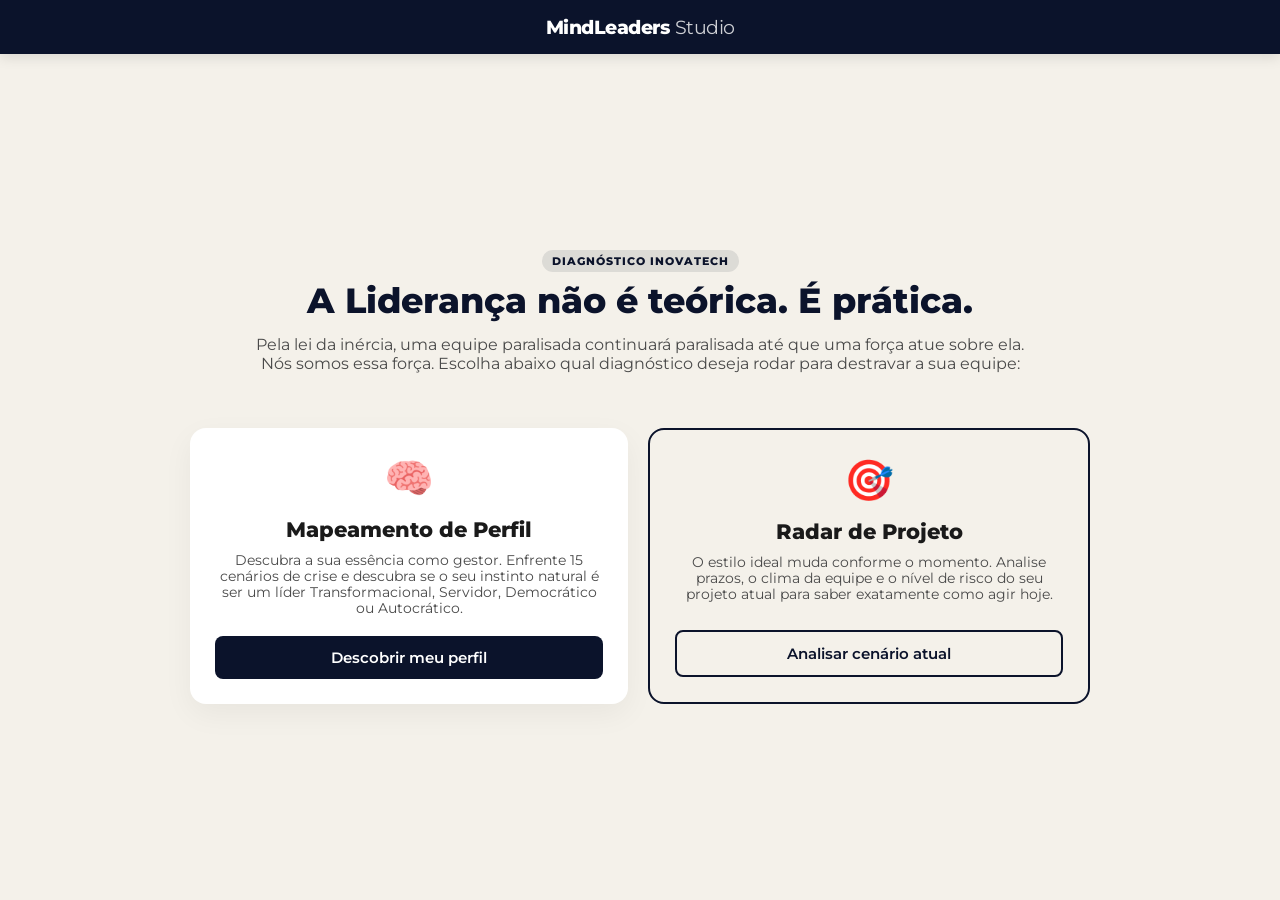
<file: index.html>
<!DOCTYPE html>
<html lang="pt-br">
<head>
    <meta charset="UTF-8">
    <meta name="viewport" content="width=device-width, initial-scale=1.0">
    <title>MindLeaders Studio | Hub de Gestão</title>
    <link href="https://fonts.googleapis.com/css2?family=Montserrat:wght@400;600;800&display=swap" rel="stylesheet">
    <link rel="stylesheet" href="style.css">
</head>
<body class="bg-creme">
    
    <header class="navbar">
        <div class="container nav-content">
            <div class="logo">MindLeaders <span class="logo-highlight">Studio</span></div>
        </div>
    </header>

    <main class="container page-content presentation-layout">
        <section class="intro-section">
            <span class="tag tag-blue">Diagnóstico InovaTech</span>
            <h1 class="title-main">A Liderança não é teórica. É prática.</h1>
            <p class="paragraph-main">
                Pela lei da inércia, uma equipe paralisada continuará paralisada até que uma força atue sobre ela. 
                Nós somos essa força. Escolha abaixo qual diagnóstico deseja rodar para destravar a sua equipe:
            </p>
        </section>

        <section class="cards-section">
            
            <div class="action-card">
                <div class="card-icon">🧠</div>
                <h2 class="card-title">Mapeamento de Perfil</h2>
                <p class="card-text">
                    Descubra a sua essência como gestor. Enfrente 15 cenários de crise e descubra se o seu instinto natural é ser um líder Transformacional, Servidor, Democrático ou Autocrático.
                </p>
                <button onclick="window.location.href='quiz.html'" class="btn-primary">Descobrir meu perfil</button>
            </div>

            <div class="action-card outline-card">
                <div class="card-icon">🎯</div>
                <h2 class="card-title">Radar de Projeto</h2>
                <p class="card-text">
                    O estilo ideal muda conforme o momento. Analise prazos, o clima da equipe e o nível de risco do seu projeto atual para saber exatamente como agir hoje.
                </p>
                <button onclick="window.location.href='diagnostico.html'" class="btn-secondary">Analisar cenário atual</button>
            </div>

        </section>
    </main>

</body>
</html>
</file>
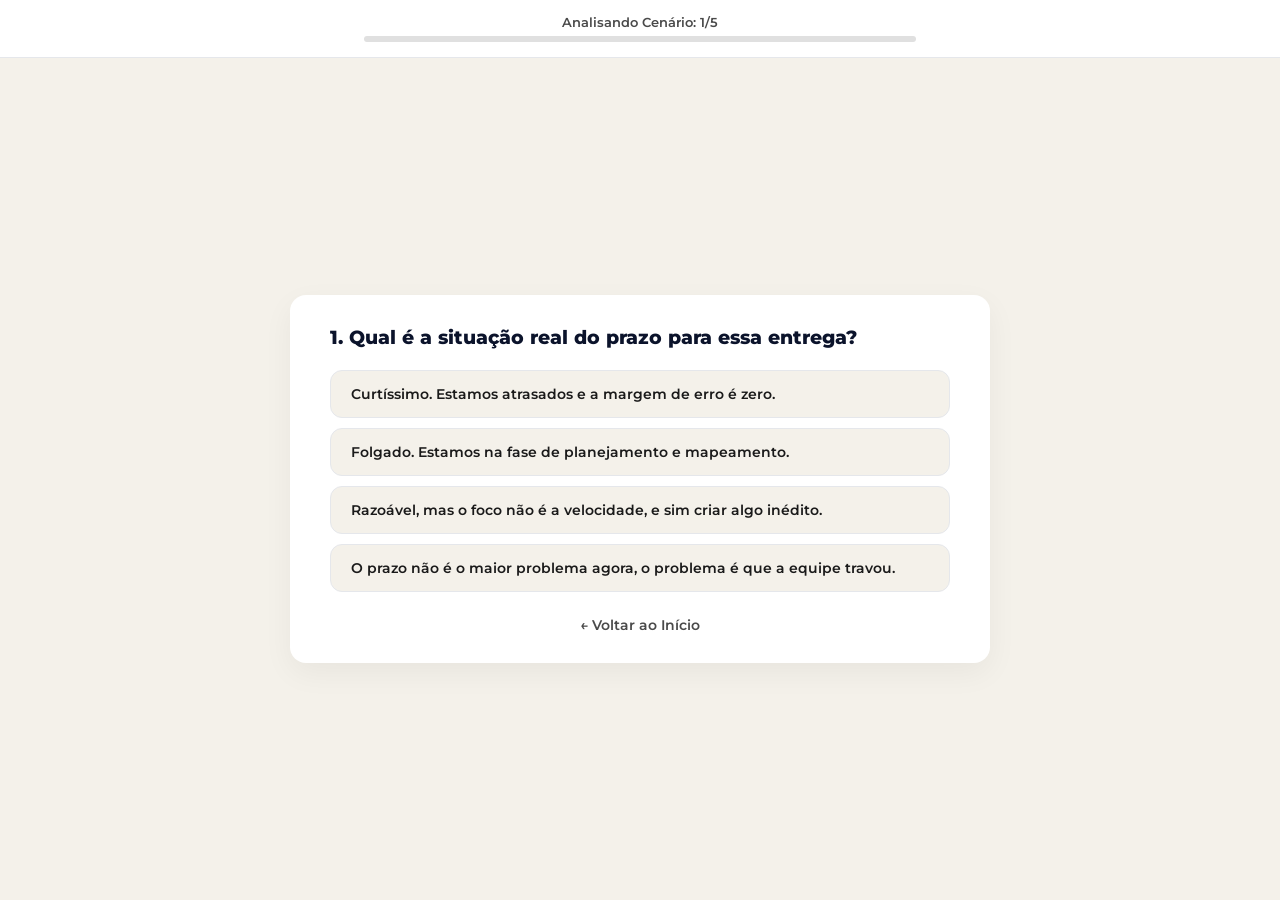
<file: diagnostico.html>
<!DOCTYPE html>
<html lang="pt-br">
<head>
    <meta charset="UTF-8">
    <meta name="viewport" content="width=device-width, initial-scale=1.0">
    <title>Radar de Projeto | MindLeaders</title>
    <link href="https://fonts.googleapis.com/css2?family=Montserrat:wght@400;600;800&display=swap" rel="stylesheet">
    <link rel="stylesheet" href="style.css">
</head>
<body>
    
    <header class="navbar navbar-quiz">
        <div class="container progress-wrapper">
            <span class="progress-text">Analisando Cenário: <span id="current-index">1</span>/5</span>
            <div class="progress-bar-bg">
                <div id="progress-fill" class="progress-bar-fill"></div>
            </div>
        </div>
    </header>

    <main class="container">
        <div class="quiz-card">
            <h2 id="question-text" class="question-title">Carregando o radar...</h2>
            
            <div id="options-container" class="options-group">
                </div>

            <button onclick="window.location.href='index.html'" class="btn-back">← Voltar ao Início</button>
        </div>
    </main>

    <script src="script-diagnostico.js"></script>
</body>
</html>
</file>
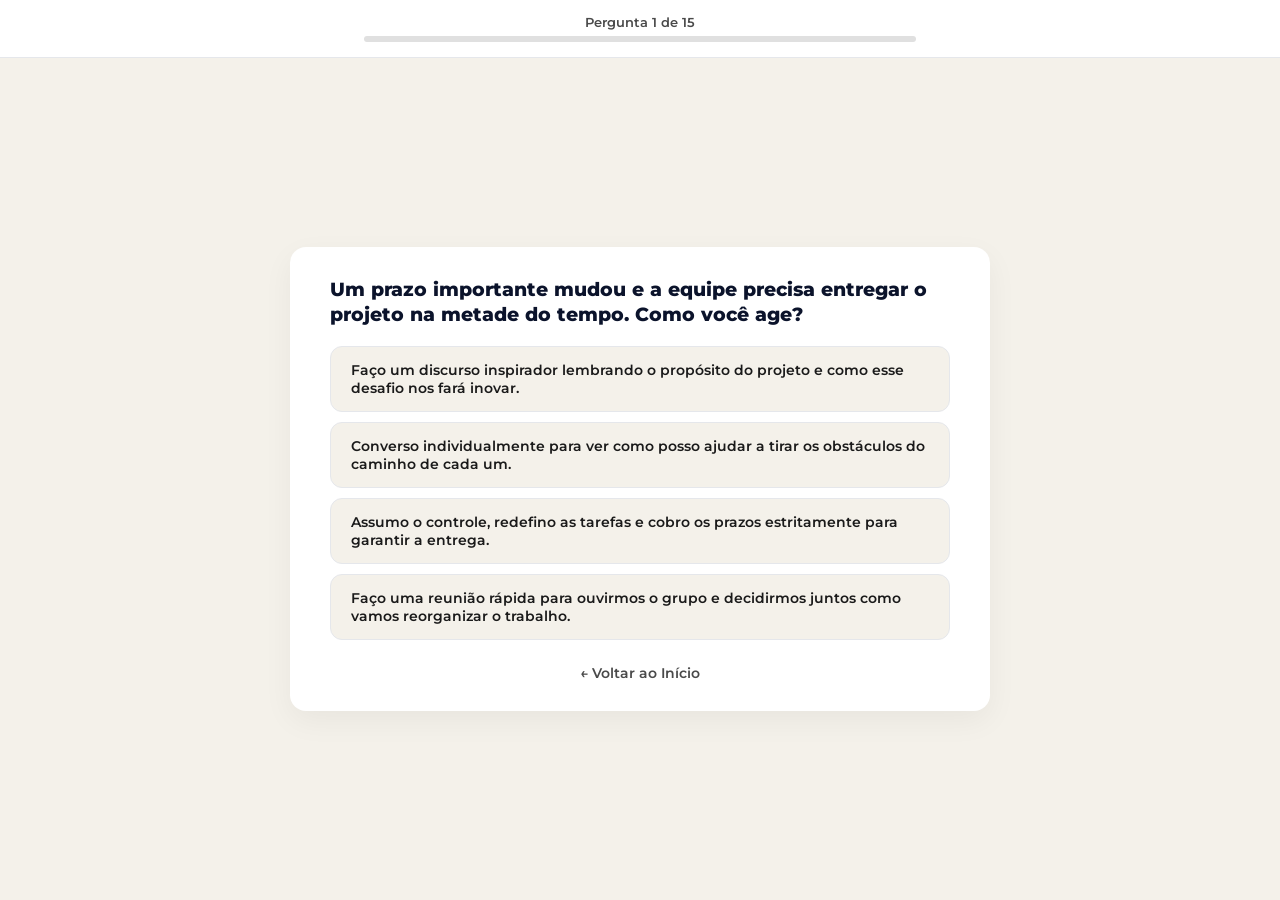
<file: quiz.html>
<!DOCTYPE html>
<html lang="pt-br">
<head>
    <meta charset="UTF-8">
    <meta name="viewport" content="width=device-width, initial-scale=1.0">
    <title>Mapeamento de Perfil | MindLeaders</title>
    <link href="https://fonts.googleapis.com/css2?family=Montserrat:wght@400;600;800&display=swap" rel="stylesheet">
    <link rel="stylesheet" href="style.css">
</head>
<body>
    
    <header class="navbar navbar-quiz">
        <div class="container progress-wrapper">
            <span class="progress-text">Pergunta <span id="current-index">1</span> de 15</span>
            <div class="progress-bar-bg">
                <div id="progress-fill" class="progress-bar-fill"></div>
            </div>
        </div>
    </header>

    <main class="container">
        <div class="quiz-card">
            <h2 id="question-text" class="question-title">Carregando a situação...</h2>
            
            <div id="options-container" class="options-group">
                </div>

            <button onclick="window.location.href='index.html'" class="btn-back">← Voltar ao Início</button>
        </div>
    </main>

    <script src="script.js"></script>
</body>
</html>
</file>
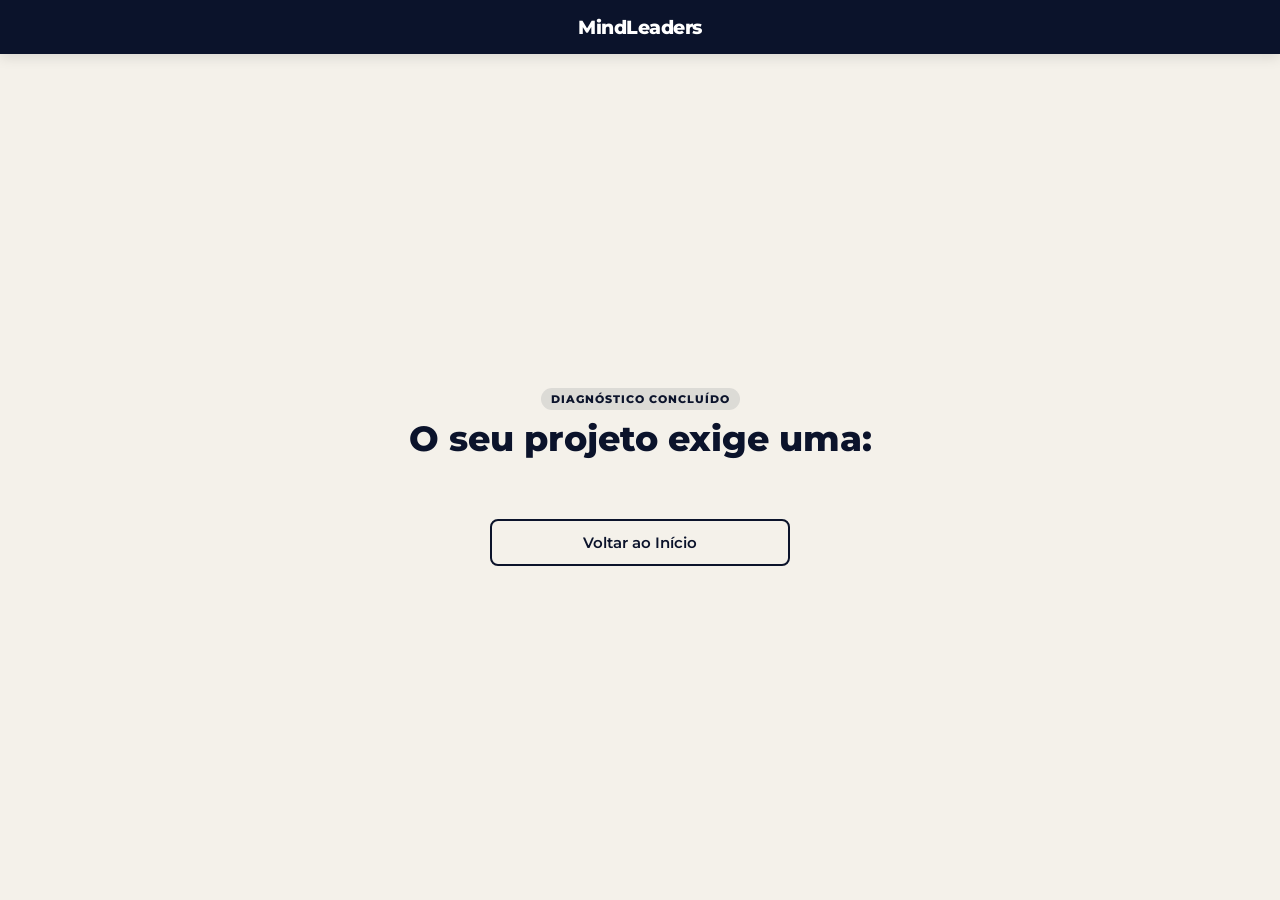
<file: resultado-diagnostico.html>
<!DOCTYPE html>
<html lang="pt-br">
<head>
    <meta charset="UTF-8">
    <meta name="viewport" content="width=device-width, initial-scale=1.0">
    <title>Plano de Ação | MindLeaders</title>
    <link href="https://fonts.googleapis.com/css2?family=Montserrat:wght@400;600;800&display=swap" rel="stylesheet">
    <link rel="stylesheet" href="style.css">
</head>
<body>
    
    <header class="navbar">
        <div class="container nav-content">
            <div class="logo">MindLeaders</div>
        </div>
    </header>

    <main class="container result-content">
        <div class="result-header">
            <span class="tag tag-blue">Diagnóstico Concluído</span>
            <h1 class="title-main">O seu projeto exige uma:</h1>
        </div>
        
        <div id="res-Transformacional" class="result-card hidden">
            <div class="icon-result">🚀</div>
            <h2 class="result-title">Postura Transformacional</h2>
            <p class="paragraph-main">O cenário aponta para estagnação criativa. A equipe tem tempo, mas está na zona de conforto e precisa de uma visão inspiradora.</p>
            <div class="action-box">
                <h3>O que você deve fazer AGORA:</h3>
                <ul>
                    <li>1. Convoque uma reunião de Brainstorming (sem julgamentos).</li>
                    <li>2. Mostre referências de mercado ousadas para elevar a barra.</li>
                    <li>3. Provoque a equipe: "Como podemos fazer isso ser 10x melhor?"</li>
                </ul>
            </div>
        </div>

        <div id="res-Democrático" class="result-card hidden">
            <div class="icon-result">🤝</div>
            <h2 class="result-title">Postura Democrática</h2>
            <p class="paragraph-main">Vocês estão em fase de planejamento ou lidando com seniores. Impor regras de forma autoritária agora vai gerar forte resistência.</p>
            <div class="action-box">
                <h3>O que você deve fazer AGORA:</h3>
                <ul>
                    <li>1. Crie uma pauta aberta e convide a equipe para cocriar o cronograma.</li>
                    <li>2. Diante de impasses, coloque as opções em votação.</li>
                    <li>3. Fale menos e ouça mais nas próximas 3 reuniões.</li>
                </ul>
            </div>
        </div>

        <div id="res-Servidor" class="result-card hidden">
            <div class="icon-result">🤲</div>
            <h2 class="result-title">Postura Servidora</h2>
            <p class="paragraph-main">Sinal de alerta! A sua equipe está desgastada emocionalmente ou com medo de errar. Focar apenas em metas agora vai piorar o cenário.</p>
            <div class="action-box">
                <h3>O que você deve fazer AGORA:</h3>
                <ul>
                    <li>1. Chame os membros para conversas 1 a 1 (Feedbacks de escuta).</li>
                    <li>2. Remova os obstáculos operacionais que estão atrasando o time.</li>
                    <li>3. Priorize a saúde mental: ajuste escopos ou redistribua tarefas.</li>
                </ul>
            </div>
        </div>

        <div id="res-Autocrático" class="result-card hidden">
            <div class="icon-result">⚡</div>
            <h2 class="result-title">Postura Autocrática</h2>
            <p class="paragraph-main">Aviso de crise! O prazo estourou ou o risco do projeto é altíssimo. A equipe precisa de direção imediata, não de debates ou reuniões longas.</p>
            <div class="action-box">
                <h3>O que você deve fazer AGORA:</h3>
                <ul>
                    <li>1. Centralize as decisões críticas imediatamente.</li>
                    <li>2. Distribua tarefas diretas, claras e com prazos em horas, não dias.</li>
                    <li>3. Proteja a operação focando exclusivamente na entrega essencial.</li>
                </ul>
            </div>
        </div>

        <div class="action-footer">
            <button onclick="window.location.href='index.html'" class="btn-secondary">Voltar ao Início</button>
        </div>
    </main>

    <script>
        window.onload = () => {
            const neededProfile = localStorage.getItem('projectNeeds');
            if (neededProfile) {
                document.getElementById(`res-${neededProfile}`).classList.remove('hidden');
            }
        };
    </script>
</body>
</html>
</file>
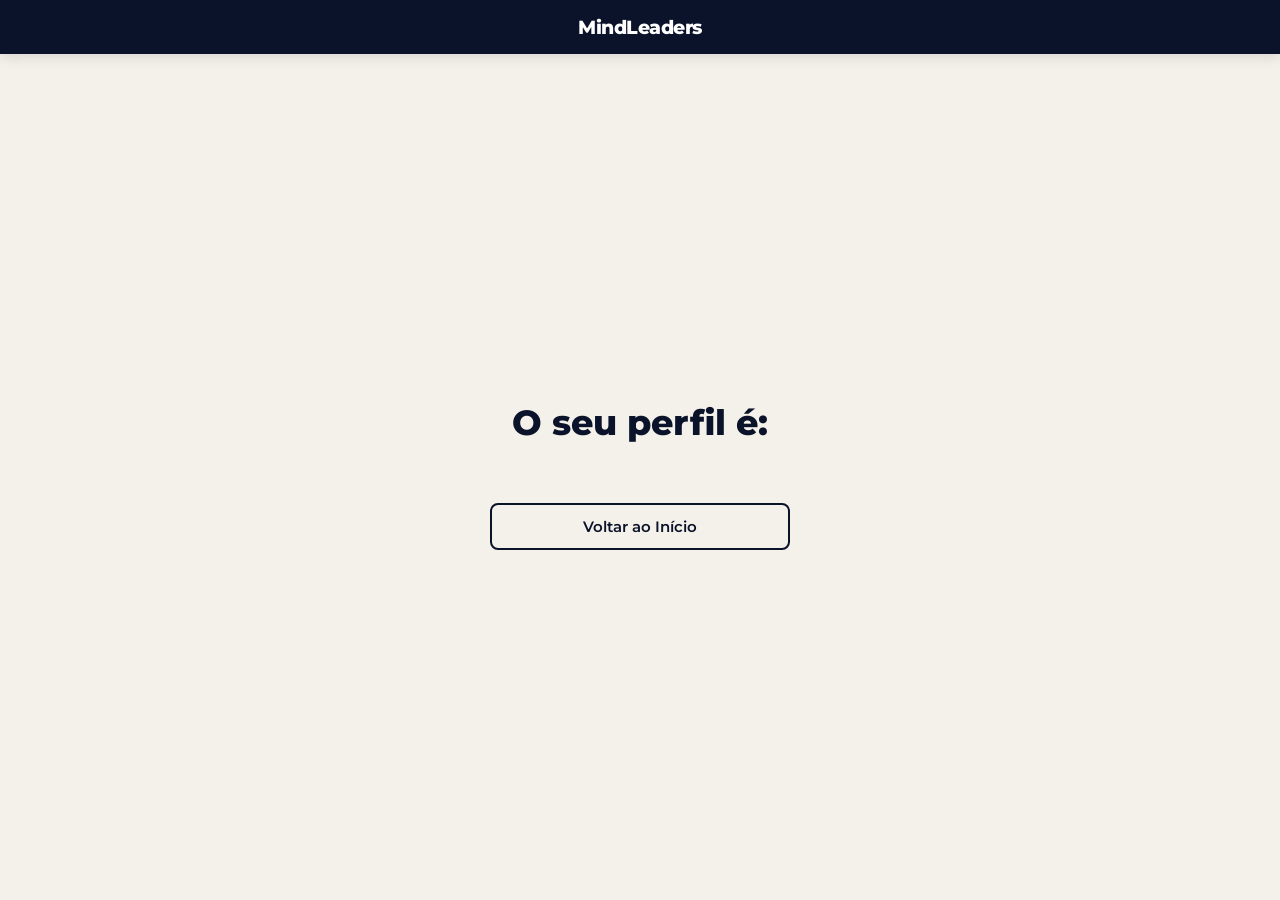
<file: resultado.html>
<!DOCTYPE html>
<html lang="pt-br">
<head>
    <meta charset="UTF-8">
    <meta name="viewport" content="width=device-width, initial-scale=1.0">
    <title>Seu Perfil | MindLeaders</title>
    <link href="https://fonts.googleapis.com/css2?family=Montserrat:wght@400;600;800&display=swap" rel="stylesheet">
    <link rel="stylesheet" href="style.css">
</head>
<body>
    
    <header class="navbar">
        <div class="container nav-content">
            <div class="logo">MindLeaders</div>
        </div>
    </header>

    <main class="container result-content">
        <div class="result-header">
            <h1 class="title-main">O seu perfil é:</h1>
        </div>
        
        <div id="res-Transformacional" class="result-card hidden">
            <div class="icon-result">🚀</div>
            <h2 class="result-title">Líder Transformacional</h2>
            <p class="paragraph-main">Você é focado em inspirar e motivar os colaboradores, sendo um verdadeiro motor para a inovação e mudanças organizacionais. Você guia a equipe pela visão de futuro, mas cuidado para não se perder nas grandes ideias e esquecer a execução prática do dia a dia.</p>
        </div>

        <div id="res-Servidor" class="result-card hidden">
            <div class="icon-result">🤲</div>
            <h2 class="result-title">Líder Servidor</h2>
            <p class="paragraph-main">Você coloca as necessidades da equipe em primeiro lugar, priorizando o bem-estar e o desenvolvimento pessoal de cada membro. É um estilo poderoso para criar lealdade e empatia, mas lembre-se de que, às vezes, decisões difíceis precisam ser tomadas em prol do projeto.</p>
        </div>

        <div id="res-Democrático" class="result-card hidden">
            <div class="icon-result">🤝</div>
            <h2 class="result-title">Líder Democrático</h2>
            <p class="paragraph-main">O seu estilo baseia-se na valorização da participação coletiva, onde as decisões são tomadas com a colaboração do grupo. Isso gera um engajamento gigante, mas preste atenção para não atrasar entregas urgentes buscando sempre o consenso de todo mundo.</p>
        </div>

        <div id="res-Autocrático" class="result-card hidden">
            <div class="icon-result">⚡</div>
            <h2 class="result-title">Líder Autocrático</h2>
            <p class="paragraph-main">As suas decisões são centralizadas. Esse estilo é uma ferramenta estratégica vital em cenários de crise que exigem rapidez. Você resolve problemas depressa e protege a operação, mas tome muito cuidado para não sufocar a criatividade da equipe com excesso de autoridade.</p>
        </div>

        <div class="action-footer">
            <button onclick="window.location.href='index.html'" class="btn-secondary">Voltar ao Início</button>
        </div>
    </main>

    <script>
        window.onload = () => {
            const finalProfile = localStorage.getItem('userLeaderProfile');
            if (finalProfile) {
                const winningCard = document.getElementById(`res-${finalProfile}`);
                if (winningCard) {
                    winningCard.classList.remove('hidden');
                }
            }
        };
    </script>
</body>
</html>
</file>
<file: style.css>
/* =========================================
   1. RESET E TRAVAR A TELA (100VH SEM SCROLL)
   ========================================= */
* {
    margin: 0;
    padding: 0;
    box-sizing: border-box;
    font-family: 'Montserrat', sans-serif;
}

:root {
    --cor-fundo: #f4f1ea;        
    --cor-primaria: #0b132b;     
    --cor-destaque: #3a506b;     
    --cor-texto: #1a1a1a;        
    --cor-texto-claro: #4a4a4a;  
    --cor-branca: #ffffff;
    --cor-borda: #e5e7eb;
}

html, body {
    width: 100vw;
    height: 100vh; /* Trava a altura no tamanho exato da tela */
    overflow: hidden; /* Remove qualquer barra de rolagem (scroll) da página */
}

body {
    background-color: var(--cor-fundo);
    color: var(--cor-texto);
    display: flex;
    flex-direction: column; /* Organiza o layout em coluna (Header no topo, Main preenchendo o resto) */
    -webkit-font-smoothing: antialiased;
}

.container {
    width: 100%;
    max-width: 1100px;
    margin: 0 auto;
    padding: 0 24px;
}

/* =========================================
   2. NAVBAR (CABEÇALHO FIXO NO TOPO)
   ========================================= */
.navbar {
    background-color: var(--cor-primaria);
    color: var(--cor-branca);
    padding: 15px 0;
    flex-shrink: 0; /* Impede que o cabeçalho encolha */
    box-shadow: 0 4px 12px rgba(0,0,0,0.1);
    z-index: 10;
}

.nav-content {
    display: flex;
    justify-content: center; 
    align-items: center;
}

.logo {
    font-size: 1.2rem;
    font-weight: 800;
    letter-spacing: -0.5px;
}

.logo-highlight {
    font-weight: 400;
    opacity: 0.8;
}

/* Barra do Quiz (Com progresso) */
.navbar-quiz {
    background-color: var(--cor-branca);
    color: var(--cor-primaria);
    border-bottom: 1px solid var(--cor-borda);
    box-shadow: none;
}

.progress-wrapper {
    display: flex;
    flex-direction: column;
    align-items: center;
    width: 100%;
    max-width: 600px;
}

.progress-text {
    font-size: 0.8rem;
    font-weight: 600;
    margin-bottom: 6px;
    color: var(--cor-texto-claro);
}

.progress-bar-bg {
    width: 100%;
    height: 6px;
    background-color: #e0e0e0;
    border-radius: 10px;
    overflow: hidden;
}

.progress-bar-fill {
    height: 100%;
    background-color: var(--cor-primaria);
    width: 0%;
    transition: width 0.4s ease;
}

/* =========================================
   3. ÁREA PRINCIPAL (OCUPA O RESTANTE DA TELA)
   ========================================= */
main.container {
    flex-grow: 1; /* Preenche todo o espaço que sobra abaixo do cabeçalho */
    display: flex;
    flex-direction: column;
    justify-content: center; /* Centraliza tudo verticalmente na tela */
    align-items: center;
    height: 100%;
    padding: 20px 24px;
}

/* Tipografia ajustada para caber em uma tela única */
.title-main {
    font-size: 2.2rem;
    font-weight: 800;
    line-height: 1.1;
    margin-bottom: 15px;
    color: var(--cor-primaria);
}

.paragraph-main {
    font-size: 1rem;
    color: var(--cor-texto-claro);
    margin-bottom: 25px;
}

.tag {
    display: inline-block;
    padding: 4px 10px;
    border-radius: 20px;
    font-size: 0.7rem;
    font-weight: 800;
    text-transform: uppercase;
    letter-spacing: 1px;
    margin-bottom: 10px;
}

.tag-blue {
    background-color: rgba(11, 19, 43, 0.1);
    color: var(--cor-primaria);
}

/* Botões */
.btn-primary, .btn-secondary {
    display: inline-block;
    padding: 12px 24px;
    border-radius: 8px;
    font-size: 0.95rem;
    font-weight: 600;
    cursor: pointer;
    transition: all 0.3s ease;
    border: none;
    width: 100%;
}

.btn-primary {
    background-color: var(--cor-primaria);
    color: var(--cor-branca);
}

.btn-primary:hover {
    background-color: var(--cor-destaque);
    transform: translateY(-2px);
}

.btn-secondary {
    background-color: transparent;
    color: var(--cor-primaria);
    border: 2px solid var(--cor-primaria);
}

.btn-secondary:hover {
    background-color: rgba(11, 19, 43, 0.05);
}

/* Botão discreto para voltar no meio do quiz */
.btn-back {
    background: transparent;
    border: none;
    color: var(--cor-texto-claro);
    font-size: 0.85rem;
    font-weight: 600;
    margin-top: 25px;
    cursor: pointer;
    text-align: center;
    transition: color 0.2s ease;
    width: 100%;
}

.btn-back:hover {
    color: var(--cor-primaria);
    text-decoration: underline;
}

/* =========================================
   4. PÁGINA INICIAL (HUB)
   ========================================= */
.presentation-layout {
    text-align: center;
}

.intro-section {
    max-width: 800px;
    margin-bottom: 30px;
}

.cards-section {
    display: flex;
    gap: 20px;
    width: 100%;
    max-width: 900px;
    justify-content: center;
}

.action-card {
    background: var(--cor-branca);
    border-radius: 16px;
    padding: 25px;
    flex: 1;
    box-shadow: 0 10px 30px rgba(0,0,0,0.05);
    display: flex;
    flex-direction: column;
    align-items: center;
    transition: transform 0.3s ease;
}

.action-card:hover {
    transform: translateY(-5px);
}

.outline-card {
    background: transparent;
    border: 2px solid var(--cor-primaria);
    box-shadow: none;
}

.card-icon {
    font-size: 2.5rem;
    margin-bottom: 15px;
}

.card-title {
    font-size: 1.3rem;
    font-weight: 800;
    margin-bottom: 10px;
}

.card-text {
    font-size: 0.85rem;
    color: var(--cor-texto-claro);
    margin-bottom: 20px;
    flex-grow: 1;
}

/* =========================================
   5. PÁGINAS DE QUIZ (CARTÃO CENTRALIZADO)
   ========================================= */
.quiz-card {
    background: var(--cor-branca);
    width: 100%;
    max-width: 700px;
    padding: 30px 40px;
    border-radius: 16px;
    box-shadow: 0 10px 30px rgba(0,0,0,0.05);
    display: flex;
    flex-direction: column;
}

.question-title {
    font-size: 1.2rem;
    font-weight: 800;
    color: var(--cor-primaria);
    margin-bottom: 20px;
    line-height: 1.3;
}

.options-group {
    display: flex;
    flex-direction: column;
    gap: 10px;
}

.options-group button {
    background: var(--cor-fundo);
    border: 1px solid var(--cor-borda);
    padding: 14px 20px;
    border-radius: 12px;
    font-size: 0.9rem;
    color: var(--cor-texto);
    text-align: left;
    cursor: pointer;
    transition: all 0.2s ease;
    font-weight: 600;
}

.options-group button:hover {
    background: var(--cor-primaria);
    color: var(--cor-branca);
    border-color: var(--cor-primaria);
    transform: translateX(5px);
}

/* =========================================
   6. PÁGINAS DE RESULTADOS
   ========================================= */
.result-header {
    text-align: center;
    margin-bottom: 20px;
}

.result-card {
    background: var(--cor-branca);
    width: 100%;
    max-width: 700px;
    padding: 30px 40px;
    border-radius: 16px;
    box-shadow: 0 15px 40px rgba(0,0,0,0.08);
    text-align: center;
    border-top: 8px solid var(--cor-primaria);
    animation: fadeIn 0.6s ease-out;
}

.hidden {
    display: none !important;
}

.icon-result {
    font-size: 3.5rem;
    margin-bottom: 10px;
}

.result-title {
    font-size: 1.8rem;
    font-weight: 800;
    color: var(--cor-primaria);
    margin-bottom: 15px;
}

.action-box {
    margin-top: 20px;
    background-color: var(--cor-fundo);
    padding: 15px 20px;
    border-radius: 12px;
    text-align: left;
}

.action-box h3 {
    font-size: 1rem;
    color: var(--cor-primaria);
    margin-bottom: 10px;
}

.action-box ul {
    list-style: none;
}

.action-box li {
    font-size: 0.85rem;
    color: var(--cor-texto-claro);
    margin-bottom: 8px;
    font-weight: 600;
}

.action-footer {
    margin-top: 25px;
    width: 100%;
    max-width: 300px;
}

@keyframes fadeIn {
    from { opacity: 0; transform: translateY(20px); }
    to { opacity: 1; transform: translateY(0); }
}

/* =========================================
   7. RESPONSIVIDADE (GARANTIR QUE CAIBA EM TELAS PEQUENAS)
   ========================================= */
@media (max-height: 700px), (max-width: 768px) {
    .title-main { font-size: 1.5rem; }
    .paragraph-main { font-size: 0.85rem; margin-bottom: 15px; }
    
    .cards-section {
        flex-direction: row; 
        gap: 10px;
    }
    
    .action-card { padding: 15px; }
    .card-icon { font-size: 2rem; margin-bottom: 10px; }
    .card-title { font-size: 1rem; }
    .card-text { font-size: 0.75rem; margin-bottom: 10px; }
    
    .quiz-card { padding: 20px; }
    .question-title { font-size: 1rem; margin-bottom: 15px; }
    .options-group button { padding: 10px 15px; font-size: 0.8rem; }
    
    .result-card { padding: 20px; }
    .icon-result { font-size: 2.5rem; }
    .result-title { font-size: 1.4rem; }
}
</file>
